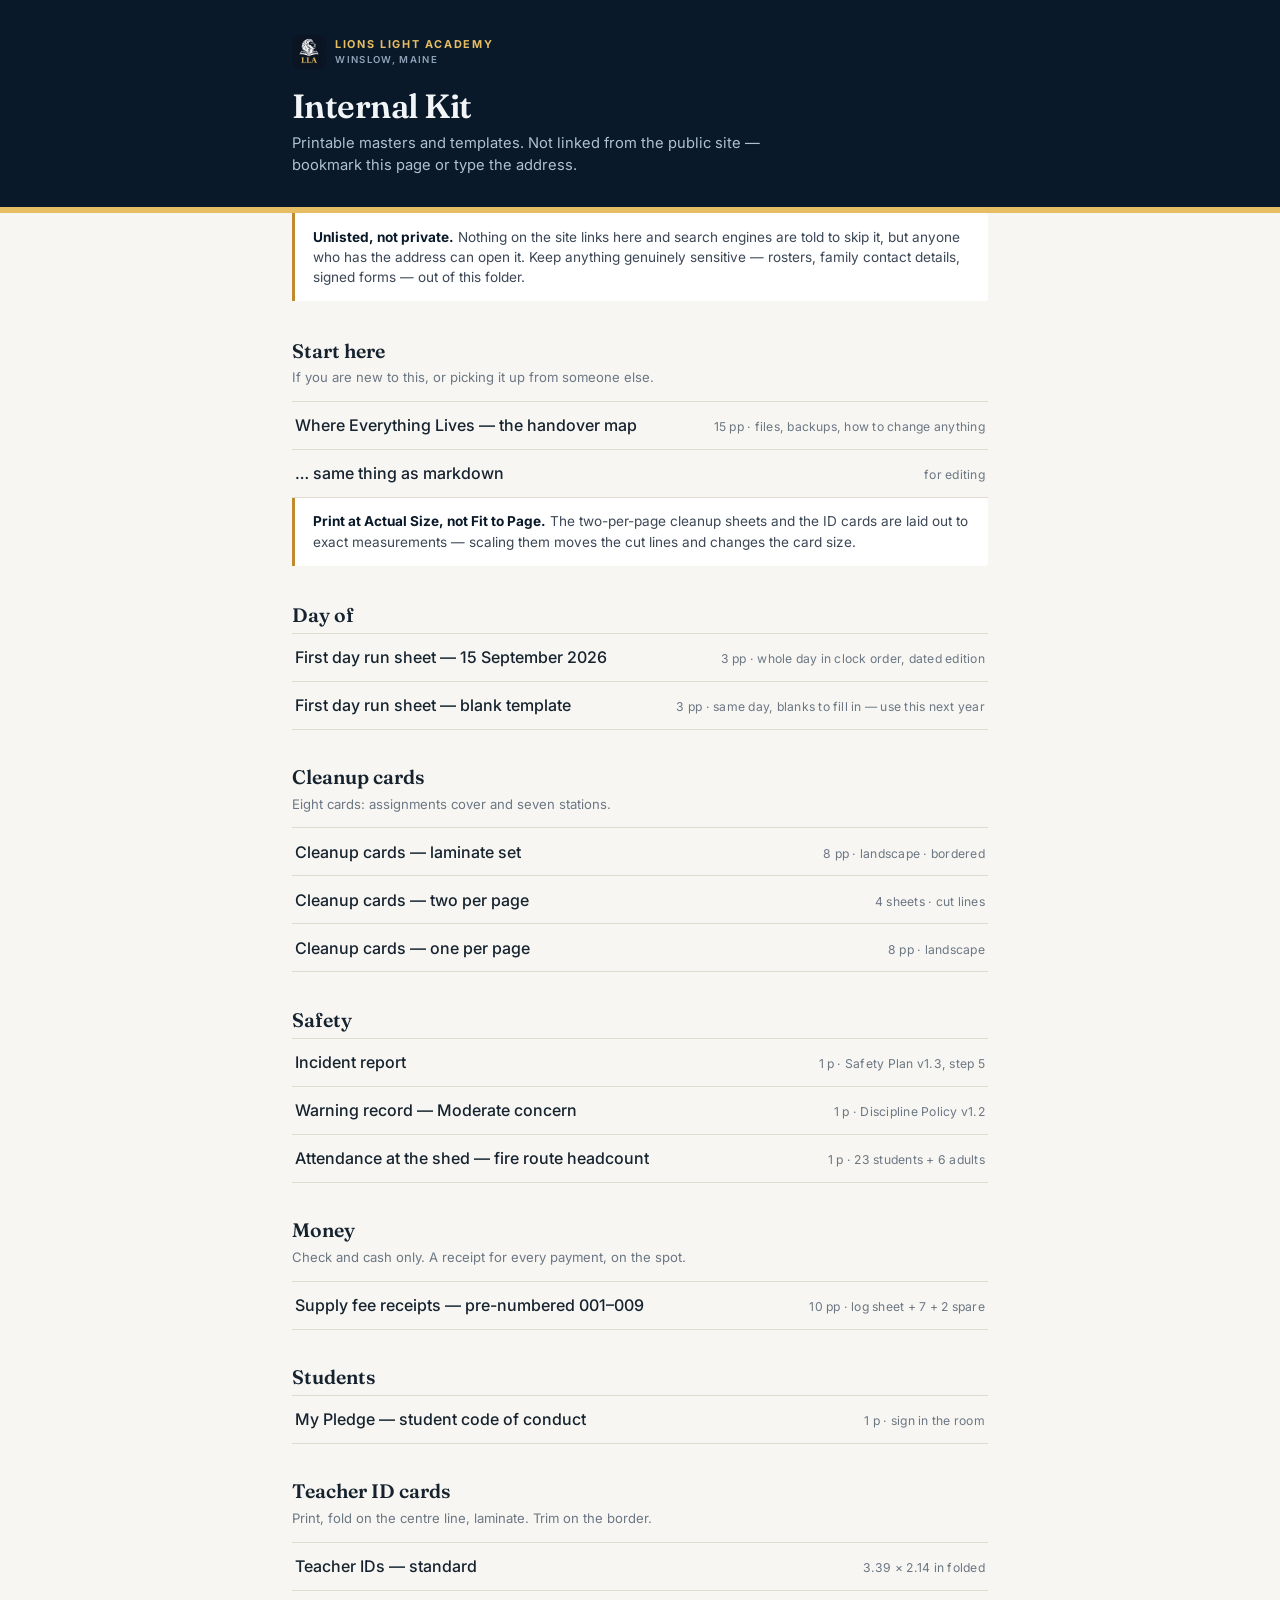
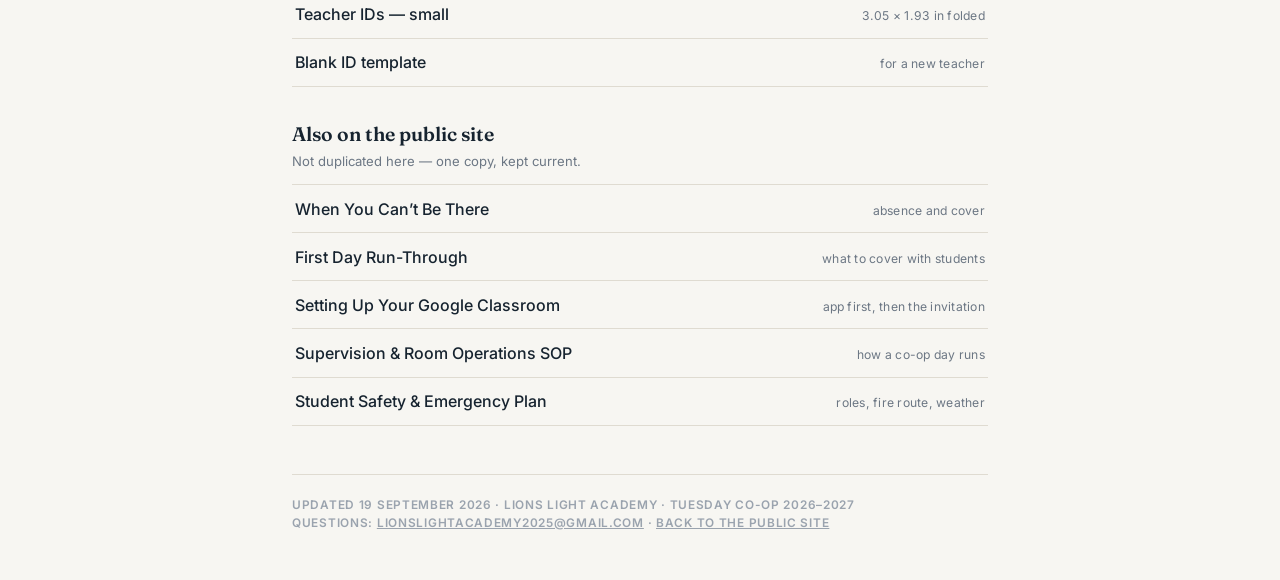
<file: kit/index.html>
<!doctype html>
<html lang="en">
<head>
<meta charset="utf-8">
<meta name="viewport" content="width=device-width,initial-scale=1">
<meta name="robots" content="noindex,nofollow,noarchive">
<title>Internal Kit — Lions Light Academy</title>
<link rel="icon" href="/favicon-32.png">
<link rel="preconnect" href="https://fonts.googleapis.com">
<link rel="preconnect" href="https://fonts.gstatic.com" crossorigin>
<link href="https://fonts.googleapis.com/css2?family=Fraunces:opsz,wght@9..144,400;9..144,600;9..144,700&family=Inter:wght@400;500;600;700&display=swap" rel="stylesheet">
<style>
  :root{
    --navy:#0A1929; --gold:#E6BD63; --gold-dk:#C08A2E;
    --cream:#F7F6F2; --ink:#16232F; --mute:#6C7784; --rule:#DFDBD1;
  }
  *{box-sizing:border-box;margin:0;padding:0}
  body{font-family:'Inter',system-ui,sans-serif;color:var(--ink);
       background:var(--cream);line-height:1.5;-webkit-font-smoothing:antialiased}

  header{background:var(--navy);color:#F2F5F8;padding:2.2rem 0 1.9rem}
  .wrap{max-width:46rem;margin:0 auto;padding:0 1.25rem}
  .lockup{display:flex;align-items:center;gap:.6rem}
  .lockup img{width:2.1rem;height:auto}
  .org{font-size:.68rem;font-weight:700;letter-spacing:.15em;
       text-transform:uppercase;color:var(--gold)}
  .loc{font-size:.6rem;font-weight:600;letter-spacing:.14em;
       text-transform:uppercase;color:#8FA3B8;margin-top:1px}
  h1{font-family:'Fraunces',Georgia,serif;font-weight:600;font-size:2.1rem;
     line-height:1.05;letter-spacing:-.015em;margin-top:1.25rem}
  .sub{color:#AFC0D2;font-size:.92rem;margin-top:.5rem;max-width:32rem}
  .bar{height:.4rem;background:var(--gold)}

  main{padding:2.4rem 0 3rem}
  .note{background:#fff;border-left:3px solid var(--gold-dk);
        padding:.85rem 1.1rem;font-size:.85rem;color:#3C4756;
        margin-bottom:2.2rem;border-radius:0 3px 3px 0}
  .note b{color:var(--navy)}

  h2{font-family:'Fraunces',Georgia,serif;font-weight:600;font-size:1.22rem;
     margin:2.1rem 0 .15rem}
  h2:first-of-type{margin-top:0}
  .what{font-size:.82rem;color:var(--mute);margin-bottom:.8rem}

  ul{list-style:none;border-top:1px solid var(--rule)}
  li{border-bottom:1px solid var(--rule)}
  li a{display:flex;justify-content:space-between;align-items:baseline;gap:1rem;
       padding:.72rem .2rem;text-decoration:none;color:var(--ink)}
  li a:hover{background:#fff}
  li a .n{font-weight:500}
  li a .m{font-size:.76rem;color:var(--mute);text-align:right;flex:0 0 auto;
          letter-spacing:.02em}

  footer{border-top:1px solid var(--rule);margin-top:3rem;padding:1.4rem 0 3rem;
         font-size:.74rem;color:#9AA3AE;letter-spacing:.06em;text-transform:uppercase;
         font-weight:600}
  footer a{color:#9AA3AE}
  @media(max-width:32rem){
    h1{font-size:1.65rem}
    li a{flex-direction:column;gap:.15rem}
    li a .m{text-align:left}
  }
</style>
</head>
<body>

<header>
  <div class="wrap">
    <div class="lockup">
      <img src="/icon-192.png" alt="">
      <div>
        <div class="org">Lions Light Academy</div>
        <div class="loc">Winslow, Maine</div>
      </div>
    </div>
    <h1>Internal Kit</h1>
    <p class="sub">Printable masters and templates. Not linked from the public
      site — bookmark this page or type the address.</p>
  </div>
</header>
<div class="bar"></div>

<main class="wrap">

  <p class="note"><b>Unlisted, not private.</b> Nothing on the site links here and
    search engines are told to skip it, but anyone who has the address can open
    it. Keep anything genuinely sensitive — rosters, family contact details,
    signed forms — out of this folder.</p>

  <h2>Start here</h2>
  <p class="what">If you are new to this, or picking it up from someone else.</p>
  <ul>
    <li><a href="where-everything-lives.pdf">
      <span class="n">Where Everything Lives — the handover map</span>
      <span class="m">15 pp · files, backups, how to change anything</span></a></li>
    <li><a href="WHERE-EVERYTHING-LIVES.md">
      <span class="n">… same thing as markdown</span>
      <span class="m">for editing</span></a></li>
  </ul>

  <p class="note" style="margin-top:0">
    <b>Print at Actual Size, not Fit to Page.</b> The two-per-page cleanup sheets and the
    ID cards are laid out to exact measurements &mdash; scaling them moves the cut lines and
    changes the card size.</p>

  <h2>Day of</h2>
  <ul>
    <li><a href="first-day-run-sheet.pdf">
      <span class="n">First day run sheet &mdash; 15 September 2026</span>
      <span class="m">3 pp · whole day in clock order, dated edition</span></a></li>
    <li><a href="first-day-run-sheet-template.pdf">
      <span class="n">First day run sheet &mdash; blank template</span>
      <span class="m">3 pp · same day, blanks to fill in &mdash; use this next year</span></a></li>
  </ul>

  <h2>Cleanup cards</h2>
  <p class="what">Eight cards: assignments cover and seven stations.</p>
  <ul>
    <li><a href="cleanup-cards-laminate.pdf">
      <span class="n">Cleanup cards — laminate set</span>
      <span class="m">8 pp · landscape · bordered</span></a></li>
    <li><a href="cleanup-cards-two-up.pdf">
      <span class="n">Cleanup cards — two per page</span>
      <span class="m">4 sheets · cut lines</span></a></li>
    <li><a href="cleanup-cards-full-page.pdf">
      <span class="n">Cleanup cards — one per page</span>
      <span class="m">8 pp · landscape</span></a></li>
  </ul>

  <h2>Safety</h2>
  <ul>
    <li><a href="incident-report.pdf">
      <span class="n">Incident report</span>
      <span class="m">1 p · Safety Plan v1.3, step 5</span></a></li>
    <li><a href="warning-record.pdf">
      <span class="n">Warning record — Moderate concern</span>
      <span class="m">1 p · Discipline Policy v1.2</span></a></li>
    <li><a href="shed-attendance.pdf">
      <span class="n">Attendance at the shed — fire route headcount</span>
      <span class="m">1 p · 23 students + 6 adults</span></a></li>
  </ul>

  <h2>Money</h2>
  <p class="what">Check and cash only. A receipt for every payment, on the spot.</p>
  <ul>
    <li><a href="supply-fee-receipts-001-009.pdf">
      <span class="n">Supply fee receipts — pre-numbered 001–009</span>
      <span class="m">10 pp · log sheet + 7 + 2 spare</span></a></li>
  </ul>

  <h2>Students</h2>
  <ul>
    <li><a href="../docs/student-pledge.pdf">
      <span class="n">My Pledge — student code of conduct</span>
      <span class="m">1 p · sign in the room</span></a></li>
  </ul>

  <h2>Teacher ID cards</h2>
  <p class="what">Print, fold on the centre line, laminate. Trim on the border.</p>
  <ul>
    <li><a href="teacher-id-standard.pdf">
      <span class="n">Teacher IDs — standard</span>
      <span class="m">3.39 × 2.14 in folded</span></a></li>
    <li><a href="teacher-id-small.pdf">
      <span class="n">Teacher IDs — small</span>
      <span class="m">3.05 × 1.93 in folded</span></a></li>
    <li><a href="teacher-id-blank-template.pdf">
      <span class="n">Blank ID template</span>
      <span class="m">for a new teacher</span></a></li>
  </ul>

  <h2>Also on the public site</h2>
  <p class="what">Not duplicated here &mdash; one copy, kept current.</p>
  <ul>
    <li><a href="../docs/teacher-absence-plan.pdf">
      <span class="n">When You Can&rsquo;t Be There</span>
      <span class="m">absence and cover</span></a></li>
    <li><a href="../docs/first-day-run-through.pdf">
      <span class="n">First Day Run-Through</span>
      <span class="m">what to cover with students</span></a></li>
    <li><a href="../docs/classroom-setup-guide.pdf">
      <span class="n">Setting Up Your Google Classroom</span>
      <span class="m">app first, then the invitation</span></a></li>
    <li><a href="../docs/supervision-sop.pdf">
      <span class="n">Supervision &amp; Room Operations SOP</span>
      <span class="m">how a co-op day runs</span></a></li>
    <li><a href="../docs/safety-emergency-plan.pdf">
      <span class="n">Student Safety &amp; Emergency Plan</span>
      <span class="m">roles, fire route, weather</span></a></li>
  </ul>

  <footer>
    Updated 19 September 2026 · Lions Light Academy · Tuesday Co-op 2026–2027<br>
    Questions: <a href="mailto:lionslightacademy2025@gmail.com">lionslightacademy2025@gmail.com</a>
    · <a href="/">back to the public site</a>
  </footer>

</main>
</body>
</html>
</file>
